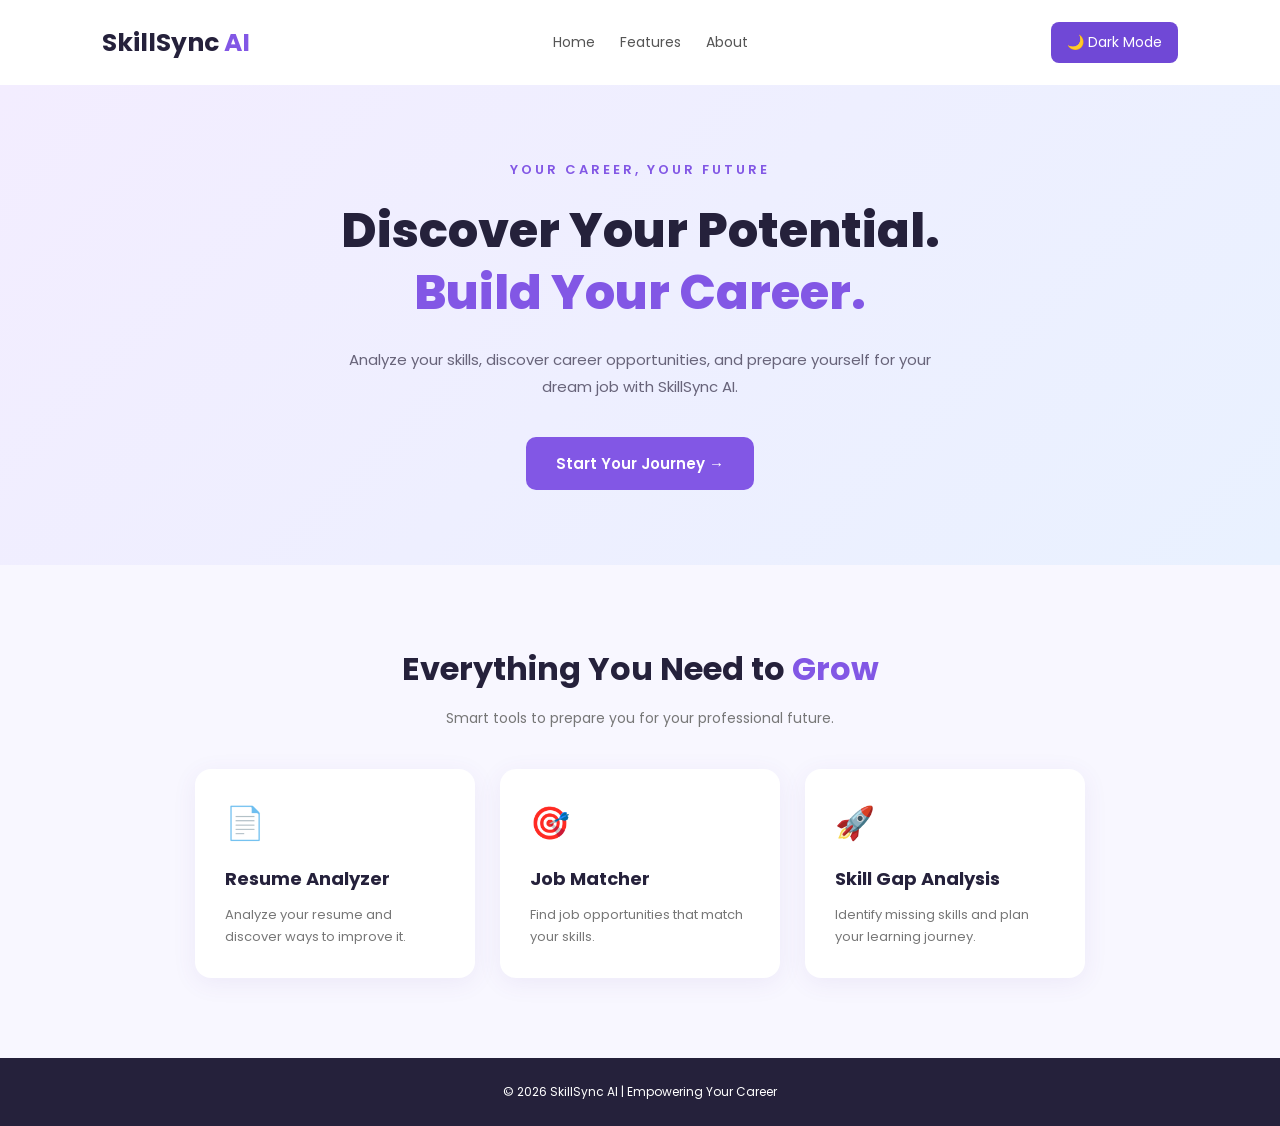
<file: index.html>
<!DOCTYPE html>
<html lang="en">
<head>
    <meta charset="UTF-8">
    <meta name="viewport" content="width=device-width, initial-scale=1.0">

    <title>SkillSync AI | Smart Career Platform</title>

    <link rel="stylesheet" href="style.css">
</head>

<body>

    <!-- NAVBAR -->

    <header class="navbar">

        <div class="logo">SkillSync <span>AI</span></div>

        <nav>
            <a href="#">Home</a>
            <a href="#features">Features</a>
            <a href="#about">About</a>
        </nav>

        <button id="themeToggle" onclick="toggleTheme()">
            🌙 Dark Mode
        </button>

    </header>

    <!-- GET STARTED BUTTON -->

    <div class="mobile-get-started">
        <button onclick="startJourney()">
            Get Started →
        </button>
    </div>

    <!-- HERO SECTION -->

    <section class="hero">

        <div class="hero-content">

            <p class="tagline">YOUR CAREER, YOUR FUTURE</p>

            <h1>
                Discover Your Potential.<br>
                <span>Build Your Career.</span>
            </h1>

            <p class="description">
                Analyze your skills, discover career opportunities,
                and prepare yourself for your dream job with SkillSync AI.
            </p>

            <button class="primary-btn" onclick="startJourney()">
                Start Your Journey →
            </button>

        </div>

    </section>

    <!-- FEATURES SECTION -->

    <section class="features" id="features">

        <h2>Everything You Need to <span>Grow</span></h2>

        <p class="section-description">
            Smart tools to prepare you for your professional future.
        </p>

        <div class="feature-container">

            <div class="feature-card">
                <div class="icon">📄</div>
                <h3>Resume Analyzer</h3>
                <p>Analyze your resume and discover ways to improve it.</p>
            </div>

            <div class="feature-card">
                <div class="icon">🎯</div>
                <h3>Job Matcher</h3>
                <p>Find job opportunities that match your skills.</p>
            </div>

            <div class="feature-card">
                <div class="icon">🚀</div>
                <h3>Skill Gap Analysis</h3>
                <p>Identify missing skills and plan your learning journey.</p>
            </div>

        </div>

    </section>

    <!-- FOOTER -->

    <footer id="about">
        <p>© 2026 SkillSync AI | Empowering Your Career</p>
    </footer>

    <!-- JAVASCRIPT -->

    <script src="script.js"></script>

</body>
</html>
</file>
<file: style.css>
@import url('https://fonts.googleapis.com/css2?family=Poppins:wght@300;400;500;600;700;800&display=swap');

/* GLOBAL */

* {
    margin: 0;
    padding: 0;
    box-sizing: border-box;
}

html {
    scroll-behavior: smooth;
}

body {
    font-family: 'Poppins', sans-serif;
    background: #f8f7ff;
    color: #25213b;
    transition: background 0.3s ease, color 0.3s ease;
}

button {
    font-family: 'Poppins', sans-serif;
    cursor: pointer;
}

/* NAVBAR */

.navbar {
    display: flex;
    justify-content: space-between;
    align-items: center;
    gap: 20px;
    padding: 22px 8%;
    background: white;
    width: 100%;
}

.logo {
    font-size: 25px;
    font-weight: 700;
    white-space: nowrap;
}

.logo span {
    color: #8257e5;
}

.navbar nav {
    display: flex;
    align-items: center;
    gap: 25px;
}

.navbar nav a {
    text-decoration: none;
    color: #555;
    font-size: 14px;
    transition: 0.3s;
}

.navbar nav a:hover {
    color: #8257e5;
}

/* DARK MODE BUTTON */

#themeToggle {
    background: #7048d6;
    color: white;
    border: none;
    padding: 10px 16px;
    border-radius: 8px;
    font-size: 14px;
    white-space: nowrap;
    transition: 0.3s;
}

#themeToggle:hover {
    background: #5b35b5;
}

/* GET STARTED BUTTON */

.mobile-get-started {
    display: none;
}

.mobile-get-started button {
    background: #7045cc;
    color: white;
    border: none;
    padding: 12px 28px;
    border-radius: 8px;
    font-size: 15px;
    font-weight: 600;
    transition: 0.3s;
}

.mobile-get-started button:hover {
    background: #5b35b5;
    transform: translateY(-2px);
}

/* HERO */

.hero {
    min-height: 480px;
    display: flex;
    justify-content: center;
    align-items: center;
    text-align: center;
    padding: 70px 20px;
    background: linear-gradient(135deg, #f3edff, #e9f1ff);
}

.hero-content {
    width: 100%;
    max-width: 850px;
}

.tagline {
    color: #8257e5;
    font-size: 13px;
    font-weight: 600;
    letter-spacing: 3px;
    margin-bottom: 20px;
}

.hero h1 {
    font-size: 48px;
    font-weight: 800;
    line-height: 1.3;
}

.hero h1 span {
    color: #8257e5;
}

.description {
    max-width: 600px;
    margin: 22px auto;
    color: #68647a;
    font-size: 15px;
    line-height: 1.8;
}

.primary-btn {
    background: #8257e5;
    color: white;
    border: none;
    padding: 15px 30px;
    border-radius: 10px;
    margin-top: 15px;
    font-size: 15px;
    font-weight: 600;
    transition: 0.3s;
}

.primary-btn:hover {
    background: #6840c3;
    transform: translateY(-3px);
}

/* FEATURES */

.features {
    text-align: center;
    padding: 80px 8%;
}

.features h2 {
    font-size: 32px;
    font-weight: 700;
}

.features h2 span {
    color: #8257e5;
}

.section-description {
    color: #777;
    margin: 15px 0 40px;
    font-size: 14px;
}

.feature-container {
    display: flex;
    justify-content: center;
    align-items: stretch;
    gap: 25px;
    flex-wrap: wrap;
}

.feature-card {
    background: white;
    padding: 30px;
    width: 280px;
    border-radius: 16px;
    text-align: left;
    box-shadow: 0 5px 25px rgba(100, 70, 160, 0.08);
    transition: 0.3s;
}

.feature-card:hover {
    transform: translateY(-8px);
    box-shadow: 0 10px 30px rgba(100, 70, 160, 0.15);
}

.icon {
    font-size: 32px;
    margin-bottom: 18px;
}

.feature-card h3 {
    font-size: 18px;
    margin-bottom: 12px;
}

.feature-card p {
    color: #777;
    font-size: 13px;
    line-height: 1.7;
}

/* FOOTER */

footer {
    text-align: center;
    padding: 25px;
    background: #25213b;
    color: white;
    font-size: 12px;
}

/* RESUME ANALYZER */

.analyzer-card {
    width: 600px;
    max-width: 100%;
    margin: 30px auto;
    padding: 25px;
    text-align: center;
}

.analyzer-card input {
    padding: 15px;
    border: 1px solid #ddd;
    border-radius: 8px;
    width: 100%;
    background: #faf9ff;
}

#result {
    margin-top: 20px;
    color: #8257e5;
    font-weight: 600;
    overflow-wrap: anywhere;
}

#fileName {
    margin-top: 15px;
    color: #6c42c1;
    font-size: 14px;
    font-weight: 500;
    overflow-wrap: anywhere;
}

#resumeText {
    margin: 25px auto;
    padding: 20px;
    width: 95%;
    max-width: 800px;
    background: #f5f0ff;
    border-radius: 12px;
    color: #333;
    line-height: 1.8;
    white-space: pre-wrap;
    overflow-wrap: anywhere;
}

#skillsResult {
    width: 95%;
    max-width: 800px;
    margin: 20px auto;
    text-align: center;
}

.skill-tag {
    display: inline-block;
    background: #e9ddff;
    color: #6c42c1;
    padding: 8px 16px;
    margin: 6px;
    border-radius: 20px;
    font-weight: 600;
    overflow-wrap: anywhere;
}

/* SKILL GAP ANALYSIS */

#jobSkillsSection {
    display: block;
    width: 600px;
    max-width: 95%;
    margin: 50px auto;
    padding: 30px;
    text-align: center;
    background: white;
    border-radius: 15px;
    box-shadow: 0 5px 20px rgba(100, 70, 180, 0.1);
}

#jobSkills {
    width: 90%;
    max-width: 100%;
    padding: 15px;
    border: 1px solid #ddd;
    border-radius: 10px;
    font-size: 15px;
}

#gapResult {
    display: block;
    margin-top: 25px;
    line-height: 2;
    overflow-wrap: anywhere;
}

.progress-container {
    width: 100%;
    max-width: 500px;
    height: 30px;
    background: #e8e8e8;
    border-radius: 20px;
    margin: 20px auto;
    overflow: hidden;
}

.progress-bar {
    height: 100%;
    background: linear-gradient(90deg, #8257e5, #b39aff);
    border-radius: 20px;
    color: white;
    font-size: 14px;
    font-weight: bold;
    text-align: center;
    line-height: 30px;
    transition: width 0.5s ease;
}

/* LEARNING ROADMAP */

#roadmapResult {
    width: 95%;
    max-width: 800px;
    margin: 30px auto;
    text-align: left;
}

#roadmapResult > h2 {
    text-align: center;
    color: #6c4bd2;
    margin-bottom: 10px;
}

#roadmapResult > p {
    text-align: center;
    color: #666;
    margin-bottom: 25px;
}

.roadmap-card {
    background: white;
    border: 1px solid #e4dcfa;
    border-radius: 15px;
    padding: 25px;
    margin: 20px 0;
    box-shadow: 0 4px 15px rgba(108, 75, 210, 0.08);
    transition: transform 0.3s ease;
    overflow-wrap: anywhere;
}

.roadmap-card:hover {
    transform: translateY(-5px);
}

.roadmap-card h3 {
    color: #5b35b5;
    margin-bottom: 20px;
    font-size: 20px;
}

.roadmap-level {
    background: #f8f6ff;
    padding: 15px;
    border-radius: 10px;
    margin: 12px 0;
    overflow-wrap: anywhere;
}

.roadmap-level p {
    font-weight: bold;
    color: #333;
    margin-bottom: 8px;
}

.roadmap-level a {
    color: #7048d6;
    text-decoration: none;
    font-weight: 600;
}

.roadmap-level a:hover {
    color: #45249c;
    text-decoration: underline;
}

/* JOB ROLE RECOMMENDATION */

#jobRecommendation {
    width: 95%;
    max-width: 800px;
    margin: 35px auto;
    text-align: left;
}

#jobRecommendation > h2 {
    text-align: center;
    color: #6c4bd2;
    margin-bottom: 10px;
}

#jobRecommendation > p {
    text-align: center;
    color: #666;
    margin-bottom: 25px;
}

.job-role-card {
    background: white;
    border: 1px solid #e4dcfa;
    border-radius: 15px;
    padding: 22px;
    margin: 18px 0;
    box-shadow: 0 4px 15px rgba(108, 75, 210, 0.08);
    transition: transform 0.3s ease;
    overflow-wrap: anywhere;
}

.job-role-card:hover {
    transform: translateY(-5px);
}

.job-role-card h3 {
    color: #5b35b5;
    margin-bottom: 12px;
}

.job-role-card p {
    color: #555;
    margin: 8px 0;
}

.job-role-card strong {
    color: #7048d6;
    font-size: 18px;
}

/* DARK MODE */

body.dark-mode {
    background-color: #121212;
    color: #f1f1f1;
}

body.dark-mode .navbar {
    background-color: #1e1e1e;
    color: white;
}

body.dark-mode .navbar nav a {
    color: #f1f1f1;
}

body.dark-mode .navbar nav a:hover {
    color: #bb9aff;
}

body.dark-mode .hero {
    background: linear-gradient(135deg, #181523, #121a25);
}

body.dark-mode .hero h1 {
    color: white;
}

body.dark-mode .hero h1 span {
    color: #bb9aff;
}

body.dark-mode .hero .description {
    color: #cccccc;
}

body.dark-mode .features {
    background-color: #121212;
    color: white;
}

body.dark-mode .section-description {
    color: #cccccc;
}

body.dark-mode .feature-card,
body.dark-mode .analyzer-card,
body.dark-mode .strength-card,
body.dark-mode .roadmap-card,
body.dark-mode .job-role-card,
body.dark-mode #jobSkillsSection {
    background-color: #1e1e1e;
    color: #f1f1f1;
    border-color: #393044;
    box-shadow: 0 4px 15px rgba(0, 0, 0, 0.3);
}

body.dark-mode h1,
body.dark-mode h2,
body.dark-mode h3 {
    color: #c5aaff;
}

body.dark-mode p {
    color: #dddddd;
}

body.dark-mode input[type="text"],
body.dark-mode input[type="file"] {
    background-color: #292929;
    color: white;
    border: 1px solid #555555;
}

body.dark-mode #resumeText {
    background-color: #292333;
    color: #eeeeee;
}

body.dark-mode .skill-tag {
    background-color: #35284f;
    color: #d5c2ff;
}

body.dark-mode .roadmap-level {
    background-color: #292333;
    color: white;
}

body.dark-mode a {
    color: #bb9aff;
}

body.dark-mode .progress-container {
    background-color: #333333;
}

body.dark-mode footer {
    background-color: #1e1e1e;
    color: white;
}

/* RESPONSIVE DESIGN */

/* TABLET */

@media (max-width: 992px) {

    .navbar {
        padding: 18px 4%;
        gap: 12px;
    }

    .navbar nav {
        gap: 15px;
    }

    .hero {
        padding: 60px 5%;
    }

    .features {
        padding: 60px 5%;
    }

    .feature-container {
        gap: 20px;
    }
}

/* MOBILE */

@media (max-width: 768px) {

    .navbar {
        flex-direction: column;
        justify-content: center;
        align-items: center;
        width: 100%;
        padding: 20px 15px;
        gap: 18px;
    }

    .logo {
        font-size: 24px;
    }

    .navbar nav {
        flex-direction: row;
        justify-content: center;
        align-items: center;
        flex-wrap: wrap;
        width: 100%;
        gap: 12px;
    }

    .navbar nav a {
        margin: 0;
        padding: 5px 8px;
        font-size: 14px;
    }

    #themeToggle {
        display: block;
        padding: 11px 18px;
        font-size: 14px;
        margin: 0;
    }

    /* SHOW GET STARTED ON MOBILE */

    .mobile-get-started {
        display: flex !important;
        justify-content: center;
        align-items: center;
        width: 100%;
        padding: 15px;
        position: relative;
        z-index: 100;
        background: transparent;
    }

    .mobile-get-started button {
        display: block !important;
        visibility: visible !important;
        opacity: 1 !important;
        position: relative;
        z-index: 100;
        background: #7045cc;
        color: #ffffff;
        padding: 14px 32px;
        border: none;
        border-radius: 8px;
        font-size: 16px;
        font-weight: 600;
        min-height: 45px;
    }

    .hero {
        min-height: auto;
        padding: 55px 20px;
        text-align: center;
    }

    .hero h1 {
        font-size: 32px;
        line-height: 1.4;
    }

    .hero .description {
        font-size: 14px;
        padding: 0 5px;
    }

    .features {
        padding: 45px 20px;
    }

    .features h2 {
        font-size: 25px;
    }

    .feature-container {
        flex-direction: column;
        align-items: center;
        width: 100%;
    }

    .feature-card {
        width: 100%;
        max-width: 350px;
    }

    .analyzer-card {
        width: 100%;
        max-width: 100%;
        padding: 20px;
    }

    #jobSkillsSection {
        width: 100%;
        max-width: 100%;
        padding: 20px 10px;
    }

    #jobSkills {
        width: 95%;
        font-size: 14px;
    }

    #resumeText {
        width: 95%;
        padding: 15px;
        font-size: 13px;
    }

    #skillsResult,
    #roadmapResult,
    #jobRecommendation {
        width: 95%;
        margin-left: auto;
        margin-right: auto;
    }

    .progress-container {
        width: 95%;
    }

    .job-role-card,
    .roadmap-card {
        padding: 18px;
    }

    .primary-btn {
        max-width: 100%;
    }
}

/* SMALL MOBILE */

@media (max-width: 480px) {

    .hero h1 {
        font-size: 27px;
    }

    .tagline {
        font-size: 11px;
        letter-spacing: 2px;
    }

    .primary-btn {
        padding: 12px 18px;
        font-size: 14px;
    }

    .features h2 {
        font-size: 23px;
    }

    .strength-card h2 {
        font-size: 28px;
    }

    footer {
        padding: 20px 12px;
        font-size: 11px;
    }
}
</file>
